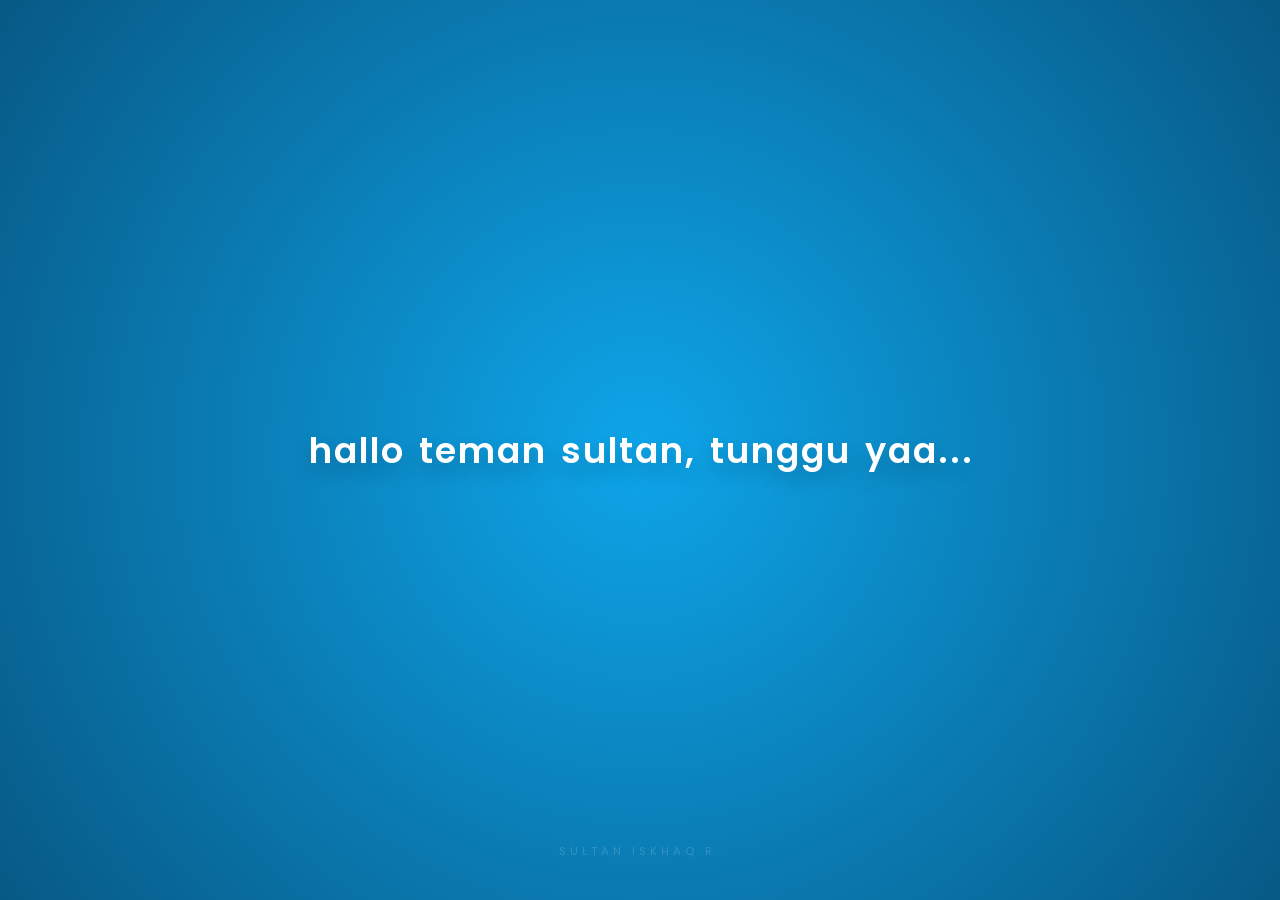
<file: index.html>
<!DOCTYPE html>
<html lang="id">
<head>
    <meta charset="UTF-8">
    <meta name="viewport" content="width=device-width, initial-scale=1.0">
    <title>Loading...</title>
    <link href="https://fonts.googleapis.com/css2?family=Poppins:wght@300;600&display=swap" rel="stylesheet">
    <style>
        :root {
            --sea-dark: #075985;
            --sea-light: #0ea5e9;
            --accent-cyan: #22d3ee;
        }

        * {
            margin: 0;
            padding: 0;
            box-sizing: border-box;
        }

        body {
            background-color: var(--sea-dark);
            overflow: hidden;
            font-family: 'Poppins', sans-serif;
        }

        #loader {
            position: fixed;
            top: 0;
            left: 0;
            width: 100%;
            height: 100vh;
            /* Gradasi radial memberikan efek kedalaman air laut */
            background: radial-gradient(circle at center, var(--sea-light) 0%, var(--sea-dark) 100%);
            display: flex;
            flex-direction: column;
            justify-content: center;
            align-items: center;
            z-index: 10000;
            transition: all 0.8s cubic-bezier(0.65, 0, 0.35, 1);
        }

        /* Container untuk menampung huruf-huruf */
        .text-wrapper {
            display: flex;
            flex-wrap: wrap;
            justify-content: center;
            max-width: 90%;
            gap: 2px;
        }

        /* Animasi per Huruf */
        .letter {
            display: inline-block;
            font-size: clamp(1.2rem, 8vw, 2.2rem);
            font-weight: 600;
            color: white;
            opacity: 0;
            transform: translateY(30px);
            animation: emerge 0.6s ease forwards;
            text-shadow: 0 10px 20px rgba(0, 0, 0, 0.2);
        }

        /* Jarak antar kata */
        .space {
            width: 12px;
        }

        @keyframes emerge {
            to {
                opacity: 1;
                transform: translateY(0);
            }
        }

        /* Efek Keluar (Transisi ke Home) */
        .loader-exit {
            transform: translateY(-100%);
            opacity: 0;
        }

        /* Watermark Sultan di bawah */
        .watermark {
            position: absolute;
            bottom: 40px;
            font-size: 0.7rem;
            letter-spacing: 4px;
            color: rgba(255, 255, 255, 0.4);
            text-transform: uppercase;
            animation: fadeIn 2s ease forwards;
        }

        @keyframes fadeIn {
            from { opacity: 0; }
            to { opacity: 0.4; }
        }
    </style>
</head>
<body>

    <div id="loader">
        <div class="text-wrapper" id="text-container">
            </div>
        <div class="watermark">Sultan Iskhaq R.</div>
    </div>

    <script>
        const phrase = "hallo teman sultan, tunggu yaa...";
        const container = document.getElementById('text-container');

        // Logic memecah kalimat jadi huruf agar animasi satu per satu
        phrase.split("").forEach((char, index) => {
            const span = document.createElement('span');
            
            if (char === " ") {
                span.className = "space";
            } else {
                span.className = "letter";
                span.innerText = char;
                // Delay 0.05 detik per huruf agar mengalir
                span.style.animationDelay = `${index * 0.05}s`;
            }
            
            container.appendChild(span);
        });

        // Tunggu halaman benar-benar termuat
        window.addEventListener('load', () => {
            // Hitung total durasi animasi huruf + sedikit jeda (total ~4 detik)
            const waitTime = (phrase.length * 50) + 1500;

            setTimeout(() => {
                const loader = document.getElementById('loader');
                loader.classList.add('loader-exit');

                // Pindah ke home.html setelah animasi slide-up selesai
                setTimeout(() => {
                    window.location.href = "home.html";
                }, 800); 

            }, waitTime);
        });
    </script>
</body>
</html>
</file>
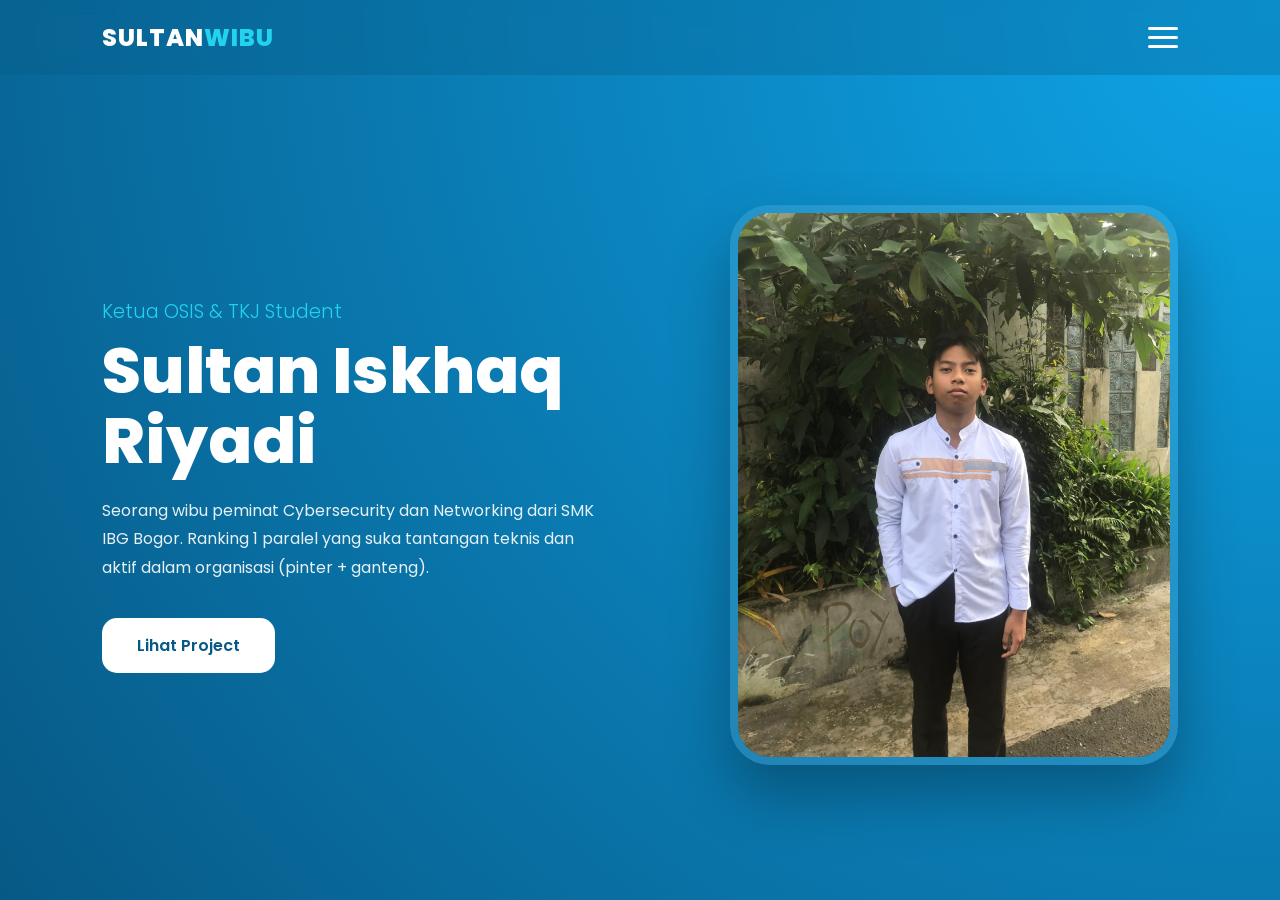
<file: home.html>
<!DOCTYPE html>
<html lang="id">
<head>
    <meta charset="UTF-8">
    <meta name="viewport" content="width=device-width, initial-scale=1.0">
    <title>Sultan Iskhaq - Home</title>
    <link href="https://fonts.googleapis.com/css2?family=Poppins:wght@300;400;600;800&display=swap" rel="stylesheet">
    <link rel="stylesheet" href="./css/home.css">
</head>
<body>

    <nav>
        <a href="#" class="logo">SULTAN<span>WIBU</span></a>
        
        <div class="burger" id="burger">
            <div class="line1"></div>
            <div class="line2"></div>
            <div class="line3"></div>
        </div>

        <ul class="nav-links" id="nav-menu">
            <li><a href="pengalaman.html" style="transition-delay: 0.1s;">Pengalaman</a></li>
            <li><a href="sertifikat.html" style="transition-delay: 0.2s;">Sertifikat</a></li>
            <li><a href="kesukaan.html" style="transition-delay: 0.3s;">Kesukaan</a></li>
            <li><a href="contact.html" style="transition-delay: 0.4s;">Contact</a></li>
        </ul>
    </nav>

    <section class="hero">
        <div class="content-left">
            <h2>Ketua OSIS & TKJ Student</h2>
            <h1>Sultan Iskhaq Riyadi</h1>
            <p>Seorang wibu peminat Cybersecurity dan Networking dari SMK IBG Bogor. Ranking 1 paralel yang suka tantangan teknis dan aktif dalam organisasi (pinter + ganteng).</p>
            <div class="btn-group">
                <a href="pengalaman.html" class="btn btn-primary">Lihat Project</a>
            </div>
        </div>

        <div class="content-right">
            <div class="image-box">
                <img src="./picture/myfoto.jpeg" alt="Sultan">
            </div>
        </div>
    </section>

    <script>
        const burger = document.getElementById('burger');
        const nav = document.getElementById('nav-menu');
        const navLinks = document.querySelectorAll('.nav-links li');

        burger.addEventListener('click', () => {
            // Toggle Nav
            nav.classList.toggle('active');
            
            // Burger Animation
            burger.classList.toggle('toggle');
        });

        // Close menu when link is clicked
        navLinks.forEach(link => {
            link.addEventListener('click', () => {
                nav.classList.remove('active');
                burger.classList.remove('toggle');
            });
        });
    </script>
</body>
</html>
</file>
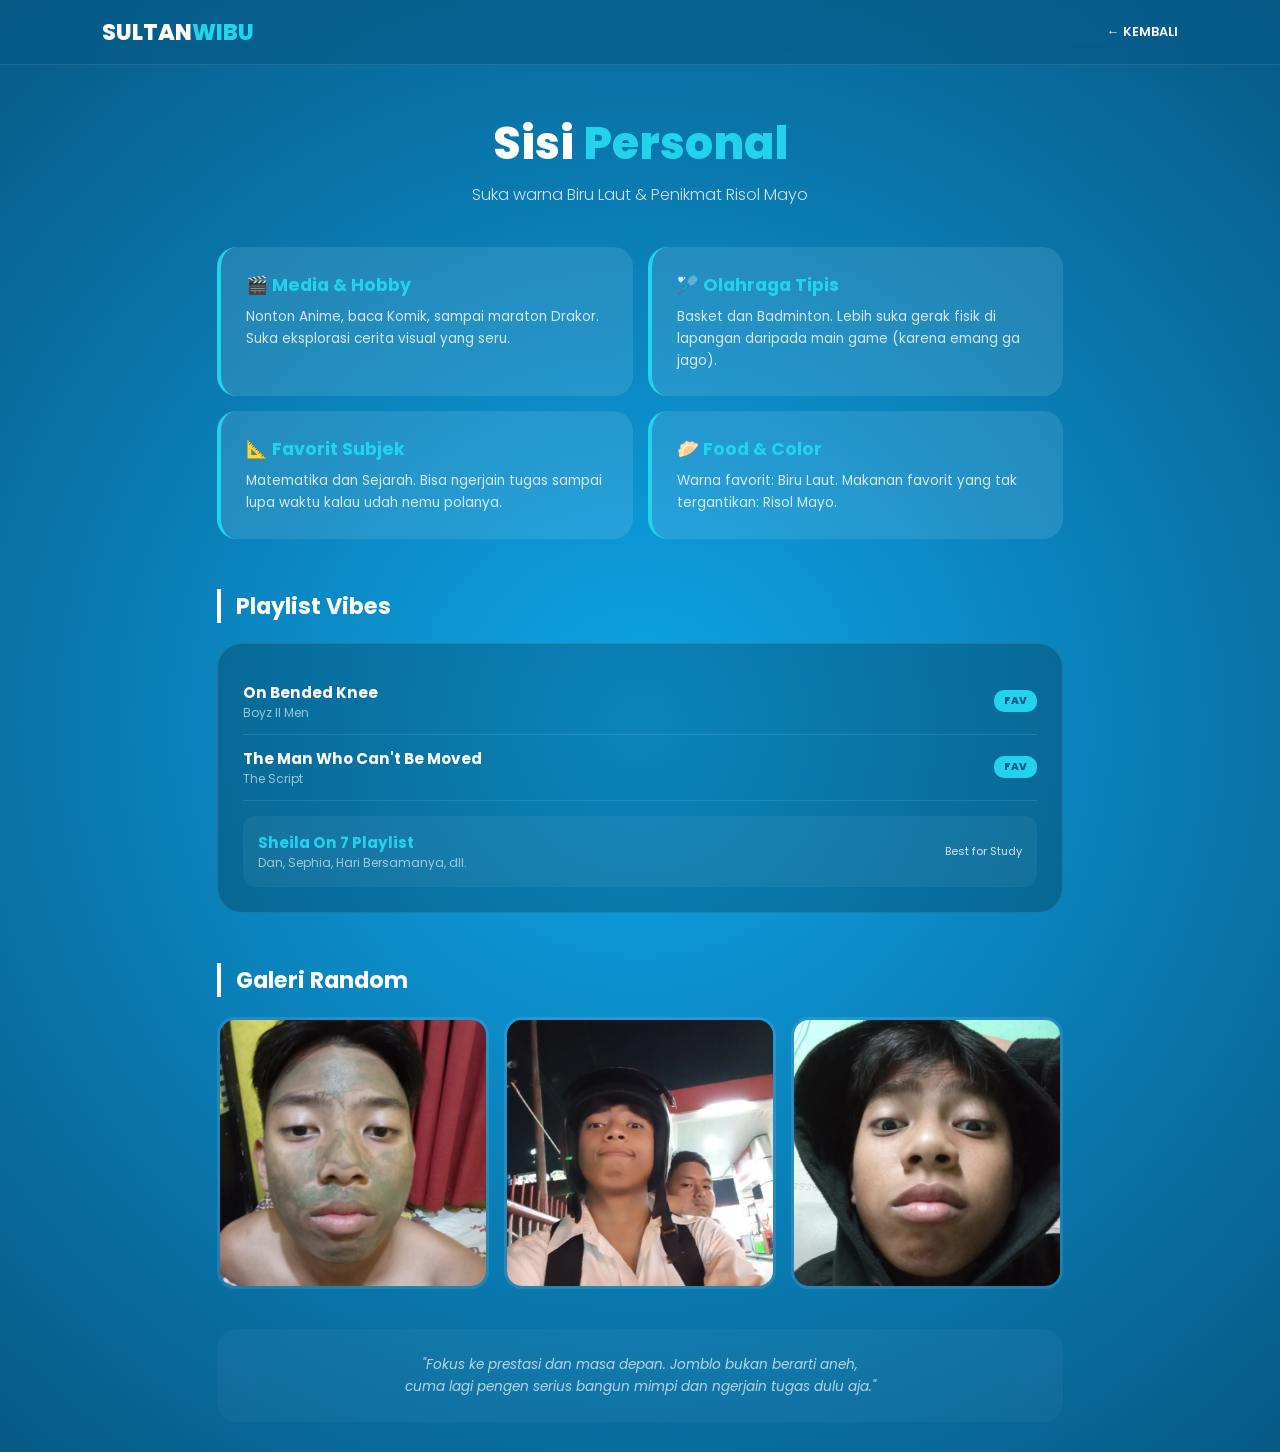
<file: kesukaan.html>
<!DOCTYPE html>
<html lang="id">
<head>
    <meta charset="UTF-8">
    <meta name="viewport" content="width=device-width, initial-scale=1.0">
    <title>Sultan Iskhaq - My World</title>
    <link href="https://fonts.googleapis.com/css2?family=Poppins:wght@300;400;600;800&display=swap" rel="stylesheet">
    <link rel="stylesheet" href="./css/kes.css">
</head>
<body>

    <nav>
        <a href="home.html" class="logo">SULTAN<span>WIBU</span></a>
        <a href="home.html" style="color: white; text-decoration: none; font-weight: 600; font-size: 0.8rem;">← KEMBALI</a>
    </nav>

    <div class="container">
        <header class="intro-header">
            <h1>Sisi <span style="color: var(--accent);">Personal</span></h1>
            <p>Suka warna Biru Laut & Penikmat Risol Mayo</p>
        </header>

        <div class="interest-grid">
            <div class="interest-card">
                <h3>🎬 Media & Hobby</h3>
                <p>Nonton Anime, baca Komik, sampai maraton Drakor. Suka eksplorasi cerita visual yang seru.</p>
            </div>
            <div class="interest-card">
                <h3>🏸 Olahraga Tipis</h3>
                <p>Basket dan Badminton. Lebih suka gerak fisik di lapangan daripada main game (karena emang ga jago).</p>
            </div>
            <div class="interest-card">
                <h3>📐 Favorit Subjek</h3>
                <p>Matematika dan Sejarah. Bisa ngerjain tugas sampai lupa waktu kalau udah nemu polanya.</p>
            </div>
            <div class="interest-card">
                <h3>🥟 Food & Color</h3>
                <p>Warna favorit: Biru Laut. Makanan favorit yang tak tergantikan: Risol Mayo.</p>
            </div>
        </div>

        <h2 class="section-title">Playlist <span>Vibes</span></h2>
        <div class="playlist-box">
            <div class="song-item">
                <div class="song-name"><h4>On Bended Knee</h4><p>Boyz II Men</p></div>
                <div class="so7-badge">FAV</div>
            </div>
            <div class="song-item">
                <div class="song-name"><h4>The Man Who Can't Be Moved</h4><p>The Script</p></div>
                <div class="so7-badge">FAV</div>
            </div>
            <div class="song-item" style="margin-top: 15px; border: none; background: rgba(255,255,255,0.05); padding: 15px; border-radius: 12px;">
                <div class="song-name">
                    <h4 style="color: var(--accent);">Sheila On 7 Playlist</h4>
                    <p>Dan, Sephia, Hari Bersamanya, dll.</p>
                </div>
                <span style="font-size: 0.7rem; opacity: 0.8;">Best for Study</span>
            </div>
        </div>

        <h2 class="section-title">Galeri <span>Random</span></h2>
        <div class="gallery-grid">
            <div class="photo-box"><img src="./picture/random3.jpeg" alt="Random 1"></div>
            <div class="photo-box"><img src="./picture/random2.jpeg" alt="Random 2"></div>
            <div class="photo-box"><img src="./picture/random4.jpeg" alt="Random 3"></div>
        </div>

        <div class="personal-note">
            "Fokus ke prestasi dan masa depan. Jomblo bukan berarti aneh, <br> cuma lagi pengen serius bangun mimpi dan ngerjain tugas dulu aja."
        </div>
    </div>

</body>
</html>
</file>
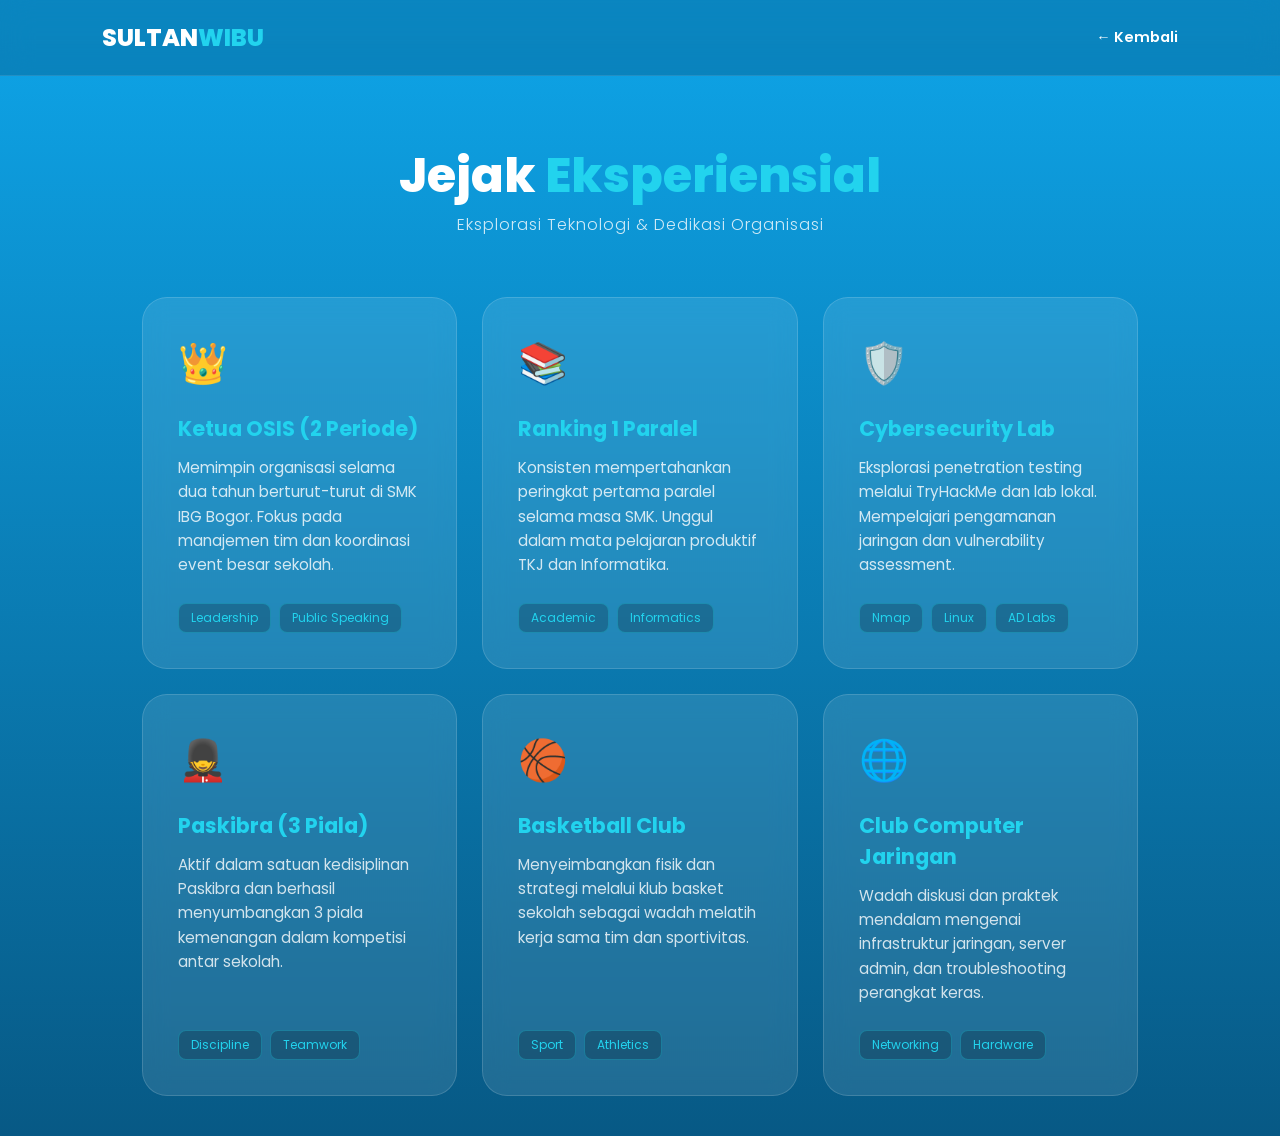
<file: pengalaman.html>
<!DOCTYPE html>
<html lang="id">
<head>
    <meta charset="UTF-8">
    <meta name="viewport" content="width=device-width, initial-scale=1.0">
    <title>Pengalaman - Sultan Iskhaq</title>
    <link href="https://fonts.googleapis.com/css2?family=Poppins:wght@300;400;600;800&display=swap" rel="stylesheet">
    <link rel="stylesheet" href="./css/peng.css">
</head>
<body>

    <nav>
        <a href="home.html" class="logo">SULTAN<span>WIBU</span></a>
        <a href="home.html" style="color: white; text-decoration: none; font-weight: 600; font-size: 0.9rem;">← Kembali</a>
    </nav>

    <div class="container">
        <header>
            <h1>Jejak <span style="color: var(--accent);">Eksperiensial</span></h1>
            <p>Eksplorasi Teknologi & Dedikasi Organisasi</p>
        </header>

        <div class="experience-grid">
            <div class="card" style="animation-delay: 0.1s;">
                <div class="icon">👑</div>
                <h3>Ketua OSIS (2 Periode)</h3>
                <p>Memimpin organisasi selama dua tahun berturut-turut di SMK IBG Bogor. Fokus pada manajemen tim dan koordinasi event besar sekolah.</p>
                <div class="tags">
                    <span class="tag">Leadership</span>
                    <span class="tag">Public Speaking</span>
                </div>
            </div>

            <div class="card" style="animation-delay: 0.2s;">
                <div class="icon">📚</div>
                <h3>Ranking 1 Paralel</h3>
                <p>Konsisten mempertahankan peringkat pertama paralel selama masa SMK. Unggul dalam mata pelajaran produktif TKJ dan Informatika.</p>
                <div class="tags">
                    <span class="tag">Academic</span>
                    <span class="tag">Informatics</span>
                </div>
            </div>

            <div class="card" style="animation-delay: 0.3s;">
                <div class="icon">🛡️</div>
                <h3>Cybersecurity Lab</h3>
                <p>Eksplorasi penetration testing melalui TryHackMe dan lab lokal. Mempelajari pengamanan jaringan dan vulnerability assessment.</p>
                <div class="tags">
                    <span class="tag">Nmap</span>
                    <span class="tag">Linux</span>
                    <span class="tag">AD Labs</span>
                </div>
            </div>

            <div class="card" style="animation-delay: 0.4s;">
                <div class="icon">💂</div>
                <h3>Paskibra (3 Piala)</h3>
                <p>Aktif dalam satuan kedisiplinan Paskibra dan berhasil menyumbangkan 3 piala kemenangan dalam kompetisi antar sekolah.</p>
                <div class="tags">
                    <span class="tag">Discipline</span>
                    <span class="tag">Teamwork</span>
                </div>
            </div>

            <div class="card" style="animation-delay: 0.5s;">
                <div class="icon">🏀</div>
                <h3>Basketball Club</h3>
                <p>Menyeimbangkan fisik dan strategi melalui klub basket sekolah sebagai wadah melatih kerja sama tim dan sportivitas.</p>
                <div class="tags">
                    <span class="tag">Sport</span>
                    <span class="tag">Athletics</span>
                </div>
            </div>

            <div class="card" style="animation-delay: 0.6s;">
                <div class="icon">🌐</div>
                <h3>Club Computer Jaringan</h3>
                <p>Wadah diskusi dan praktek mendalam mengenai infrastruktur jaringan, server admin, dan troubleshooting perangkat keras.</p>
                <div class="tags">
                    <span class="tag">Networking</span>
                    <span class="tag">Hardware</span>
                </div>
            </div>
        </div>
    </div>

</body>
</html>
</file>
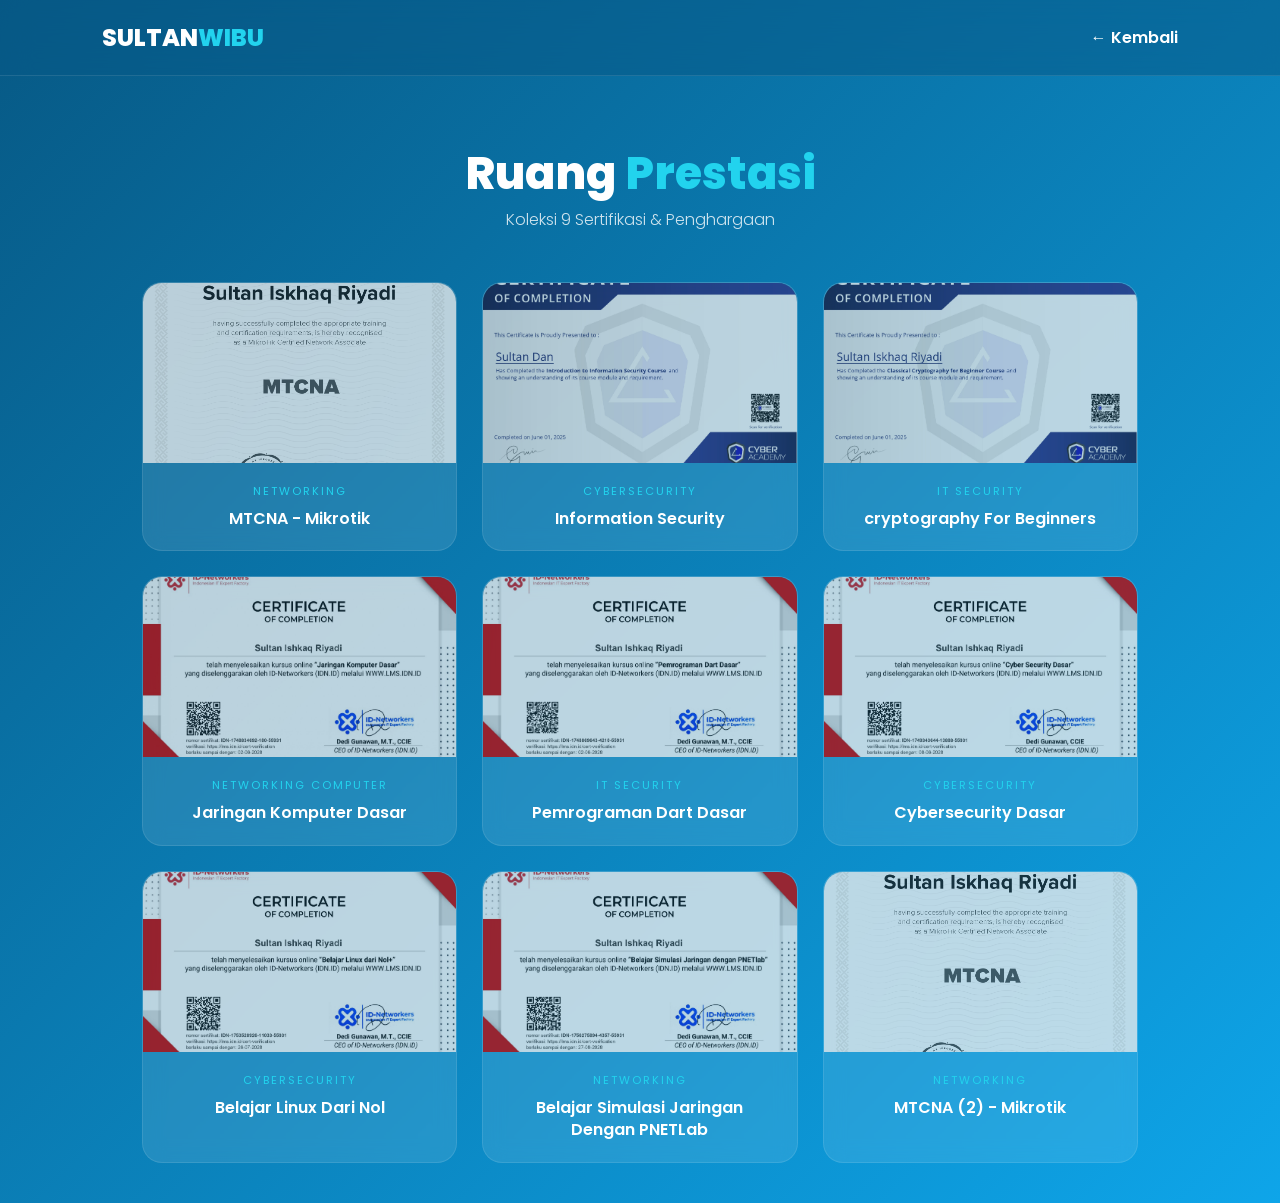
<file: sertifikat.html>
<!DOCTYPE html>
<html lang="id">
<head>
    <meta charset="UTF-8">
    <meta name="viewport" content="width=device-width, initial-scale=1.0">
    <title>Sertifikat - Sultan Iskhaq</title>
    <link href="https://fonts.googleapis.com/css2?family=Poppins:wght@300;400;600;800&display=swap" rel="stylesheet">
    <link rel="stylesheet" href="./css/sert.css">
</head>
<body>

    <nav>
        <a href="home.html" class="logo">SULTAN<span>WIBU</span></a>
        <a href="home.html" style="color: white; text-decoration: none; font-weight: 600;">← Kembali</a>
    </nav>

    <div class="container">
        <header>
            <h1>Ruang <span style="color: var(--accent);">Prestasi</span></h1>
            <p>Koleksi 9 Sertifikasi & Penghargaan</p>
        </header>

        <div class="cert-grid">
            <div class="cert-card" style="animation-delay: 0.1s;">
                <div class="cert-img"><img src="./sertifikat/se1_page-0001.jpg" alt="Cert"></div>
                <div class="cert-info">
                    <span>Networking</span>
                    <h3>MTCNA - Mikrotik</h3>
                </div>
            </div>

            <div class="cert-card" style="animation-delay: 0.2s;">
                <div class="cert-img"><img src="./sertifikat/se2_page-0001.jpg" alt="Cert"></div>
                <div class="cert-info">
                    <span>Cybersecurity</span>
                    <h3>Information Security</h3>
                </div>
            </div>

            <div class="cert-card" style="animation-delay: 0.3s;">
                <div class="cert-img"><img src="./sertifikat/se3_page-0001.jpg" alt="Cert"></div>
                <div class="cert-info">
                    <span>IT Security</span>
                    <h3>cryptography For Beginners</h3>
                </div>
            </div>

            <div class="cert-card" style="animation-delay: 0.4s;">
                <div class="cert-img"><img src="./sertifikat/se4_page-0001.jpg" alt="Cert"></div>
                <div class="cert-info">
                    <span>Networking Computer</span>
                    <h3>Jaringan Komputer Dasar</h3>
                </div>
            </div>

            <div class="cert-card" style="animation-delay: 0.5s;">
                <div class="cert-img"><img src="./sertifikat/se5_page-0001.jpg" alt="Cert"></div>
                <div class="cert-info">
                    <span>IT Security</span>
                    <h3>Pemrograman Dart Dasar</h3>
                </div>
            </div>

            <div class="cert-card" style="animation-delay: 0.6s;">
                <div class="cert-img"><img src="./sertifikat/se6_page-0001.jpg" alt="Cert"></div>
                <div class="cert-info">
                    <span>Cybersecurity</span>
                    <h3>Cybersecurity Dasar</h3>
                </div>
            </div>

            <div class="cert-card" style="animation-delay: 0.7s;">
                <div class="cert-img"><img src="./sertifikat/se7_page-0001.jpg" alt="Cert"></div>
                <div class="cert-info">
                    <span>Cybersecurity</span>
                    <h3>Belajar Linux Dari Nol</h3>
                </div>
            </div>

            <div class="cert-card" style="animation-delay: 0.8s;">
                <div class="cert-img"><img src="./sertifikat/se8_page-0001.jpg" alt="Cert"></div>
                <div class="cert-info">
                    <span>Networking</span>
                    <h3>Belajar Simulasi Jaringan Dengan PNETLab</h3>
                </div>
            </div>

            <div class="cert-card" style="animation-delay: 0.9s;">
                <div class="cert-img"><img src="./sertifikat/se9_page-0001.jpg" alt="Cert"></div>
                <div class="cert-info">
                    <span>Networking</span>
                    <h3>MTCNA (2) - Mikrotik</h3>
                </div>
            </div>
        </div>
    </div>

</body>
</html>
</file>
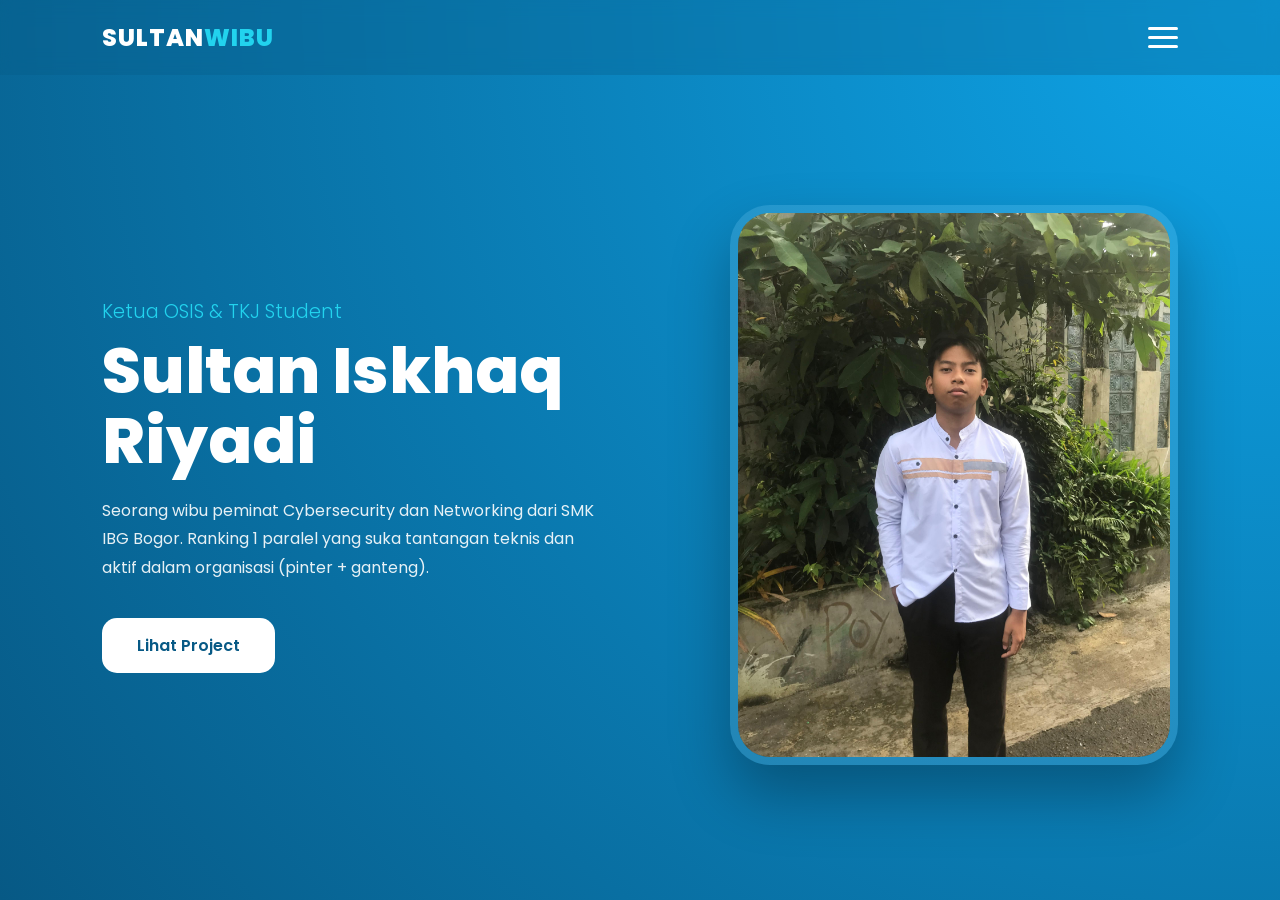
<file: dkk/home.html>
<!DOCTYPE html>
<html lang="id">
<head>
    <meta charset="UTF-8">
    <meta name="viewport" content="width=device-width, initial-scale=1.0">
    <title>Sultan Iskhaq - Home</title>
    <link href="https://fonts.googleapis.com/css2?family=Poppins:wght@300;400;600;800&display=swap" rel="stylesheet">
    <link rel="stylesheet" href="./css/home.css">
</head>
<body>

    <nav>
        <a href="#" class="logo">SULTAN<span>WIBU</span></a>
        
        <div class="burger" id="burger">
            <div class="line1"></div>
            <div class="line2"></div>
            <div class="line3"></div>
        </div>

        <ul class="nav-links" id="nav-menu">
            <li><a href="pengalaman.html" style="transition-delay: 0.1s;">Pengalaman</a></li>
            <li><a href="sertifikat.html" style="transition-delay: 0.2s;">Sertifikat</a></li>
            <li><a href="kesukaan.html" style="transition-delay: 0.3s;">Kesukaan</a></li>
            <li><a href="contact.html" style="transition-delay: 0.4s;">Contact</a></li>
        </ul>
    </nav>

    <section class="hero">
        <div class="content-left">
            <h2>Ketua OSIS & TKJ Student</h2>
            <h1>Sultan Iskhaq Riyadi</h1>
            <p>Seorang wibu peminat Cybersecurity dan Networking dari SMK IBG Bogor. Ranking 1 paralel yang suka tantangan teknis dan aktif dalam organisasi (pinter + ganteng).</p>
            <div class="btn-group">
                <a href="pengalaman.html" class="btn btn-primary">Lihat Project</a>
            </div>
        </div>

        <div class="content-right">
            <div class="image-box">
                <img src="../dkk/picture/myfoto.jpeg" alt="Sultan">
            </div>
        </div>
    </section>

    <script>
        const burger = document.getElementById('burger');
        const nav = document.getElementById('nav-menu');
        const navLinks = document.querySelectorAll('.nav-links li');

        burger.addEventListener('click', () => {
            // Toggle Nav
            nav.classList.toggle('active');
            
            // Burger Animation
            burger.classList.toggle('toggle');
        });

        // Close menu when link is clicked
        navLinks.forEach(link => {
            link.addEventListener('click', () => {
                nav.classList.remove('active');
                burger.classList.remove('toggle');
            });
        });
    </script>
</body>
</html>
</file>
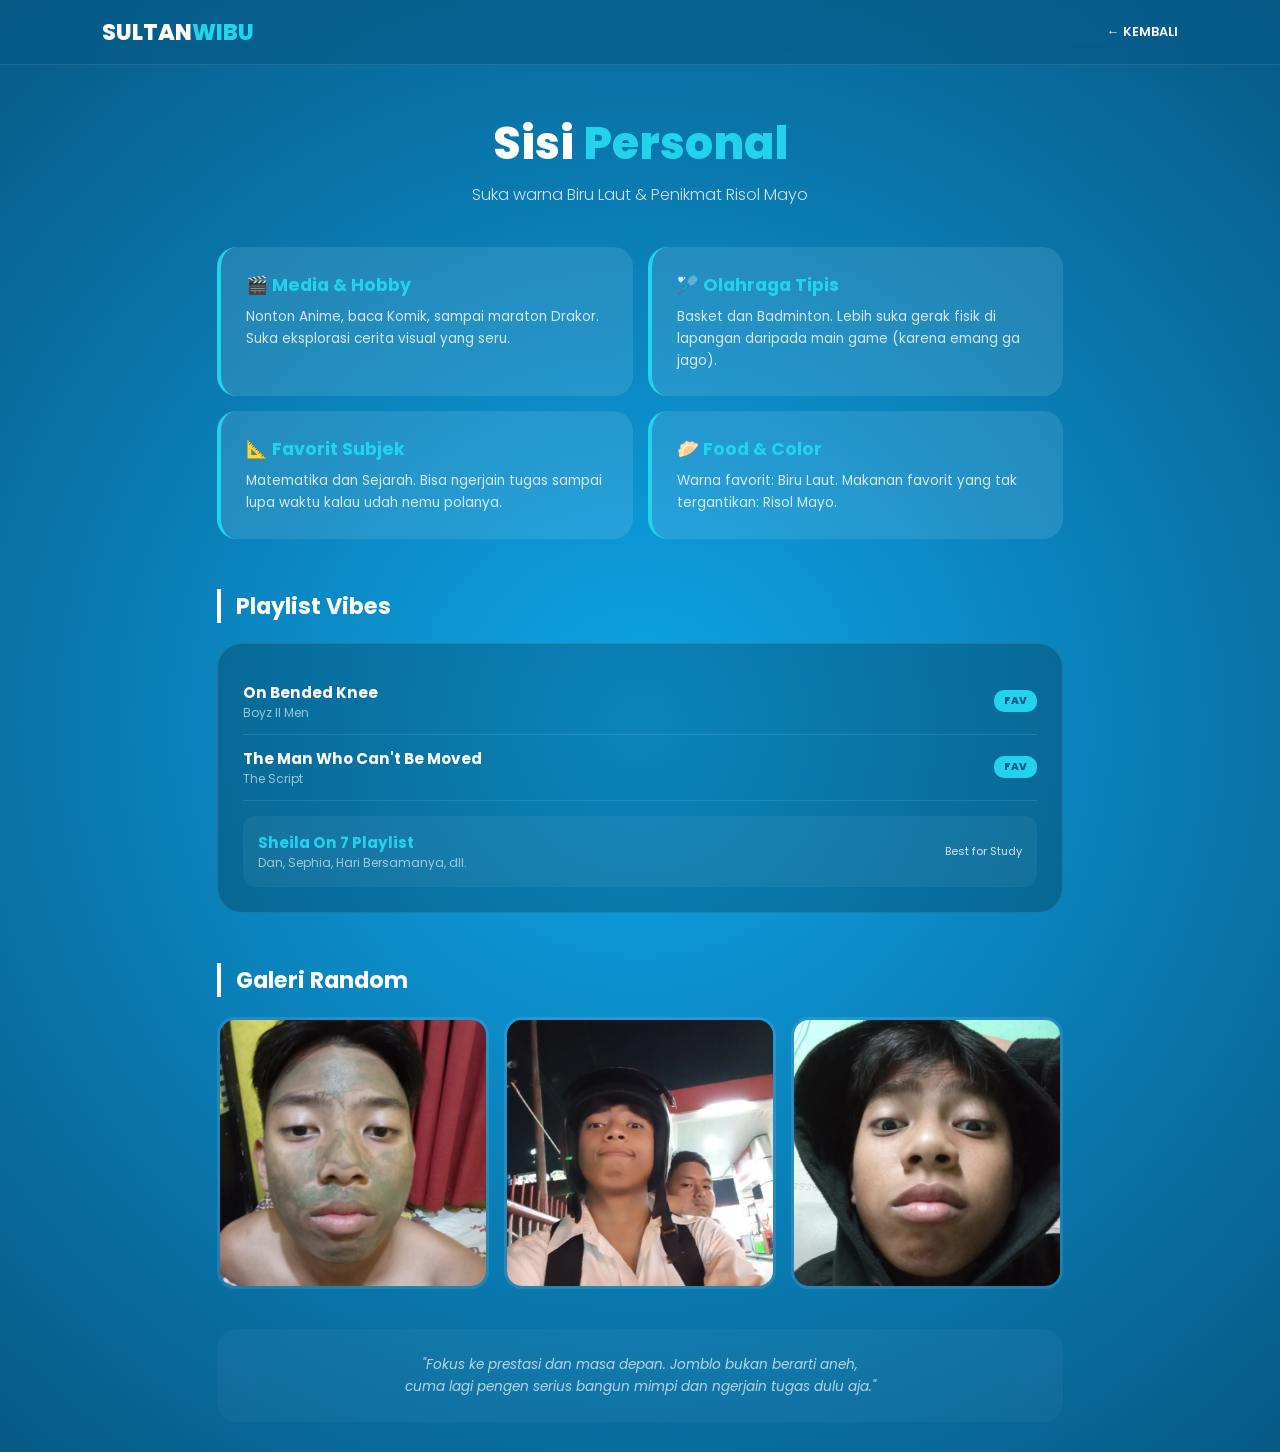
<file: dkk/kesukaan.html>
<!DOCTYPE html>
<html lang="id">
<head>
    <meta charset="UTF-8">
    <meta name="viewport" content="width=device-width, initial-scale=1.0">
    <title>Sultan Iskhaq - My World</title>
    <link href="https://fonts.googleapis.com/css2?family=Poppins:wght@300;400;600;800&display=swap" rel="stylesheet">
    <link rel="stylesheet" href="./css/kes.css">
</head>
<body>

    <nav>
        <a href="home.html" class="logo">SULTAN<span>WIBU</span></a>
        <a href="home.html" style="color: white; text-decoration: none; font-weight: 600; font-size: 0.8rem;">← KEMBALI</a>
    </nav>

    <div class="container">
        <header class="intro-header">
            <h1>Sisi <span style="color: var(--accent);">Personal</span></h1>
            <p>Suka warna Biru Laut & Penikmat Risol Mayo</p>
        </header>

        <div class="interest-grid">
            <div class="interest-card">
                <h3>🎬 Media & Hobby</h3>
                <p>Nonton Anime, baca Komik, sampai maraton Drakor. Suka eksplorasi cerita visual yang seru.</p>
            </div>
            <div class="interest-card">
                <h3>🏸 Olahraga Tipis</h3>
                <p>Basket dan Badminton. Lebih suka gerak fisik di lapangan daripada main game (karena emang ga jago).</p>
            </div>
            <div class="interest-card">
                <h3>📐 Favorit Subjek</h3>
                <p>Matematika dan Sejarah. Bisa ngerjain tugas sampai lupa waktu kalau udah nemu polanya.</p>
            </div>
            <div class="interest-card">
                <h3>🥟 Food & Color</h3>
                <p>Warna favorit: Biru Laut. Makanan favorit yang tak tergantikan: Risol Mayo.</p>
            </div>
        </div>

        <h2 class="section-title">Playlist <span>Vibes</span></h2>
        <div class="playlist-box">
            <div class="song-item">
                <div class="song-name"><h4>On Bended Knee</h4><p>Boyz II Men</p></div>
                <div class="so7-badge">FAV</div>
            </div>
            <div class="song-item">
                <div class="song-name"><h4>The Man Who Can't Be Moved</h4><p>The Script</p></div>
                <div class="so7-badge">FAV</div>
            </div>
            <div class="song-item" style="margin-top: 15px; border: none; background: rgba(255,255,255,0.05); padding: 15px; border-radius: 12px;">
                <div class="song-name">
                    <h4 style="color: var(--accent);">Sheila On 7 Playlist</h4>
                    <p>Dan, Sephia, Hari Bersamanya, dll.</p>
                </div>
                <span style="font-size: 0.7rem; opacity: 0.8;">Best for Study</span>
            </div>
        </div>

        <h2 class="section-title">Galeri <span>Random</span></h2>
        <div class="gallery-grid">
            <div class="photo-box"><img src="../dkk/picture/random3.jpeg" alt="Random 1"></div>
            <div class="photo-box"><img src="../dkk/picture/random2.jpeg" alt="Random 2"></div>
            <div class="photo-box"><img src="../dkk/picture/random4.jpeg" alt="Random 3"></div>
        </div>

        <div class="personal-note">
            "Fokus ke prestasi dan masa depan. Jomblo bukan berarti aneh, <br> cuma lagi pengen serius bangun mimpi dan ngerjain tugas dulu aja."
        </div>
    </div>

</body>
</html>
</file>
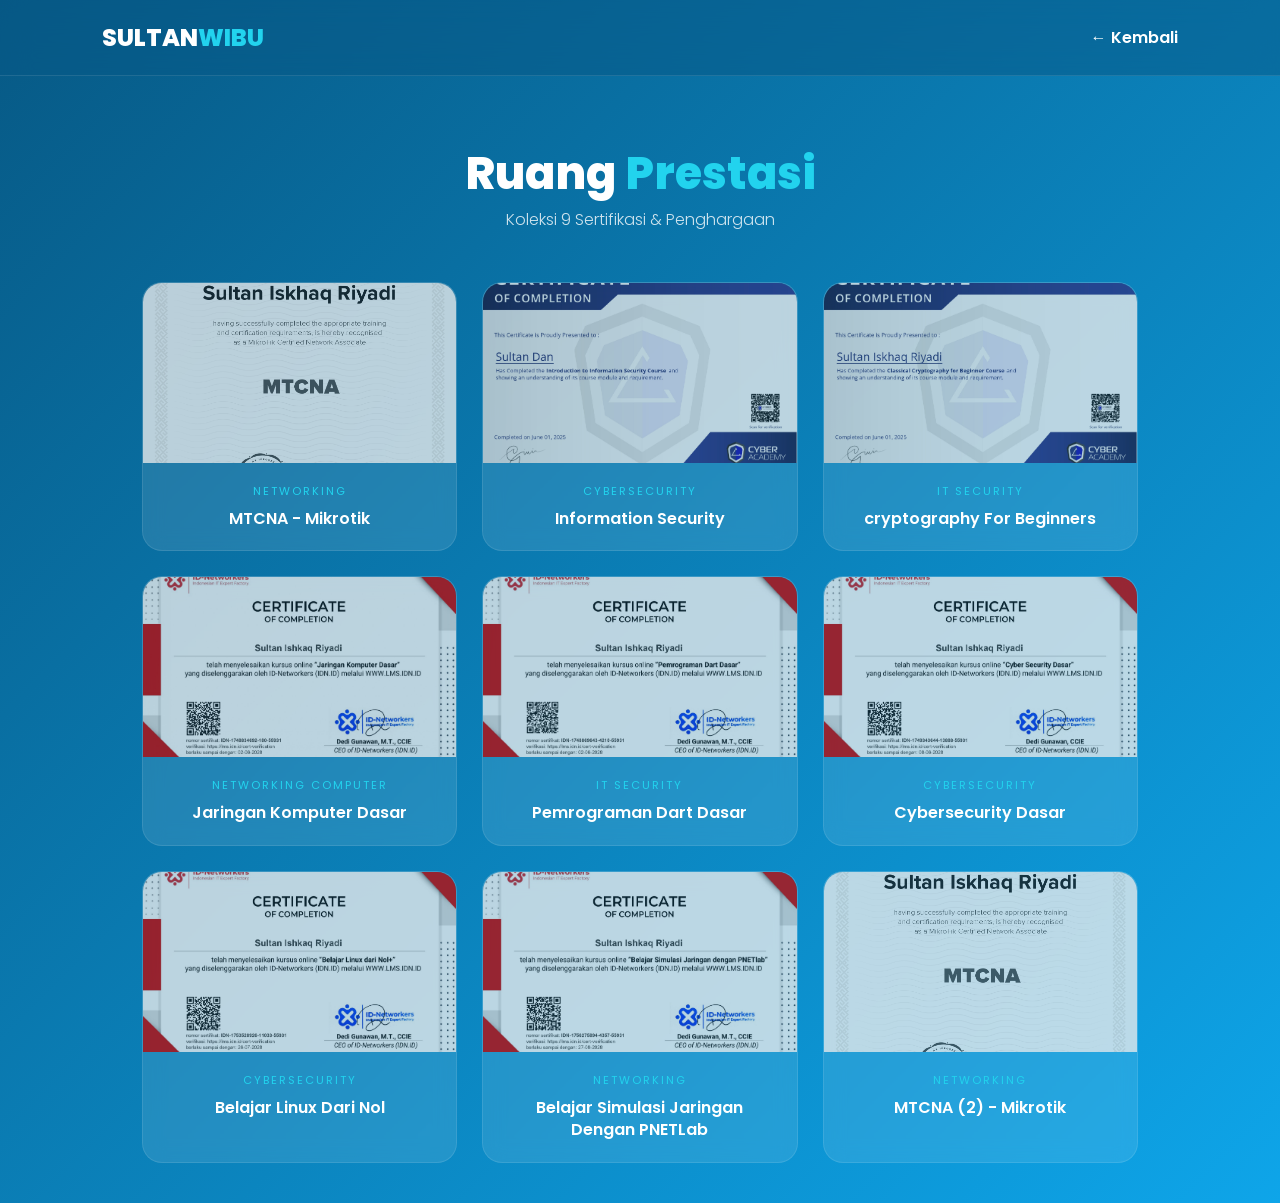
<file: dkk/sertifikat.html>
<!DOCTYPE html>
<html lang="id">
<head>
    <meta charset="UTF-8">
    <meta name="viewport" content="width=device-width, initial-scale=1.0">
    <title>Sertifikat - Sultan Iskhaq</title>
    <link href="https://fonts.googleapis.com/css2?family=Poppins:wght@300;400;600;800&display=swap" rel="stylesheet">
    <link rel="stylesheet" href="./css/sert.css">
</head>
<body>

    <nav>
        <a href="home.html" class="logo">SULTAN<span>WIBU</span></a>
        <a href="home.html" style="color: white; text-decoration: none; font-weight: 600;">← Kembali</a>
    </nav>

    <div class="container">
        <header>
            <h1>Ruang <span style="color: var(--accent);">Prestasi</span></h1>
            <p>Koleksi 9 Sertifikasi & Penghargaan</p>
        </header>

        <div class="cert-grid">
            <div class="cert-card" style="animation-delay: 0.1s;">
                <div class="cert-img"><img src="../dkk/sertifikat/se1_page-0001.jpg" alt="Cert"></div>
                <div class="cert-info">
                    <span>Networking</span>
                    <h3>MTCNA - Mikrotik</h3>
                </div>
            </div>

            <div class="cert-card" style="animation-delay: 0.2s;">
                <div class="cert-img"><img src="../dkk/sertifikat/se2_page-0001.jpg" alt="Cert"></div>
                <div class="cert-info">
                    <span>Cybersecurity</span>
                    <h3>Information Security</h3>
                </div>
            </div>

            <div class="cert-card" style="animation-delay: 0.3s;">
                <div class="cert-img"><img src="../dkk/sertifikat/se3_page-0001.jpg" alt="Cert"></div>
                <div class="cert-info">
                    <span>IT Security</span>
                    <h3>cryptography For Beginners</h3>
                </div>
            </div>

            <div class="cert-card" style="animation-delay: 0.4s;">
                <div class="cert-img"><img src="../dkk/sertifikat/se4_page-0001.jpg" alt="Cert"></div>
                <div class="cert-info">
                    <span>Networking Computer</span>
                    <h3>Jaringan Komputer Dasar</h3>
                </div>
            </div>

            <div class="cert-card" style="animation-delay: 0.5s;">
                <div class="cert-img"><img src="../dkk/sertifikat/se5_page-0001.jpg" alt="Cert"></div>
                <div class="cert-info">
                    <span>IT Security</span>
                    <h3>Pemrograman Dart Dasar</h3>
                </div>
            </div>

            <div class="cert-card" style="animation-delay: 0.6s;">
                <div class="cert-img"><img src="../dkk/sertifikat/se6_page-0001.jpg" alt="Cert"></div>
                <div class="cert-info">
                    <span>Cybersecurity</span>
                    <h3>Cybersecurity Dasar</h3>
                </div>
            </div>

            <div class="cert-card" style="animation-delay: 0.7s;">
                <div class="cert-img"><img src="../dkk/sertifikat/se7_page-0001.jpg" alt="Cert"></div>
                <div class="cert-info">
                    <span>Cybersecurity</span>
                    <h3>Belajar Linux Dari Nol</h3>
                </div>
            </div>

            <div class="cert-card" style="animation-delay: 0.8s;">
                <div class="cert-img"><img src="../dkk/sertifikat/se8_page-0001.jpg" alt="Cert"></div>
                <div class="cert-info">
                    <span>Networking</span>
                    <h3>Belajar Simulasi Jaringan Dengan PNETLab</h3>
                </div>
            </div>

            <div class="cert-card" style="animation-delay: 0.9s;">
                <div class="cert-img"><img src="../dkk/sertifikat/se9_page-0001.jpg" alt="Cert"></div>
                <div class="cert-info">
                    <span>Networking</span>
                    <h3>MTCNA (2) - Mikrotik</h3>
                </div>
            </div>
        </div>
    </div>

</body>
</html>
</file>
<file: css/home.css>
:root {
            --ocean-deep: #075985;
            --ocean-mid: #0ea5e9;
            --ocean-light: #38bdf8;
            --accent: #22d3ee;
            --glass: rgba(255, 255, 255, 0.1);
        }

        * { margin: 0; padding: 0; box-sizing: border-box; font-family: 'Poppins', sans-serif; }

        body {
            background: radial-gradient(circle at top right, var(--ocean-mid), var(--ocean-deep));
            color: white;
            min-height: 100vh;
            overflow-x: hidden;
        }

        /* --- Custom Navbar with Burger --- */
        nav {
            position: fixed;
            top: 0; width: 100%;
            padding: 20px 8%;
            display: flex;
            justify-content: space-between;
            align-items: center;
            z-index: 1000;
            background: rgba(7, 89, 133, 0.3);
            backdrop-filter: blur(10px);
        }

        .logo { font-weight: 800; font-size: 1.5rem; text-decoration: none; color: white; letter-spacing: 1px; }
        .logo span { color: var(--accent); }

        /* Burger Icon */
        .burger {
            cursor: pointer;
            z-index: 1100;
            display: flex;
            flex-direction: column;
            gap: 6px;
        }

        .burger div {
            width: 30px;
            height: 3px;
            background-color: white;
            border-radius: 5px;
            transition: 0.4s cubic-bezier(0.075, 0.82, 0.165, 1);
        }

        /* Nav Links Mobile Overlay */
        .nav-links {
            position: fixed;
            top: 0; right: -100%;
            width: 100%; height: 100vh;
            background: linear-gradient(135deg, var(--ocean-deep), var(--ocean-mid));
            display: flex;
            flex-direction: column;
            justify-content: center;
            align-items: center;
            gap: 30px;
            transition: 0.6s cubic-bezier(0.77, 0, 0.175, 1);
        }

        .nav-links.active { right: 0; }

        .nav-links a {
            text-decoration: none;
            color: white;
            font-size: 1.8rem;
            font-weight: 600;
            transition: 0.3s;
            opacity: 0;
            transform: translateY(20px);
        }

        .nav-links.active a {
            opacity: 1;
            transform: translateY(0);
            transition: 0.4s ease forwards;
        }

        /* Animasi Burger ke X */
        .toggle .line1 { transform: rotate(-45deg) translate(-6px, 7px); }
        .toggle .line2 { opacity: 0; }
        .toggle .line3 { transform: rotate(45deg) translate(-6px, -7px); }

        /* --- Hero Section --- */
        .hero {
            display: flex;
            align-items: center;
            justify-content: space-between;
            padding: 120px 8% 50px;
            min-height: 100vh;
            gap: 40px;
            flex-wrap: wrap;
        }

        .content-left { flex: 1; min-width: 320px; animation: fadeInUp 1s ease; }
        .content-left h2 { font-weight: 300; font-size: 1.2rem; color: var(--accent); margin-bottom: 10px; }
        .content-left h1 { font-size: clamp(2.2rem, 6vw, 4rem); font-weight: 800; line-height: 1.1; margin-bottom: 20px; }
        .content-left p { opacity: 0.9; line-height: 1.8; margin-bottom: 35px; max-width: 500px; }

        .image-box {
            flex: 1;
            display: flex;
            justify-content: center;
            min-width: 320px;
            animation: float 4s ease-in-out infinite;
        }

        .image-box img {
            width: clamp(280px, 35vw, 450px);
            aspect-ratio: 4/5;
            object-fit: cover;
            border-radius: 40px;
            border: 8px solid var(--glass);
            box-shadow: 0 30px 60px rgba(0,0,0,0.3);
        }

        /* Buttons */
        .btn-group { display: flex; gap: 15px; }
        .btn {
            padding: 15px 35px;
            border-radius: 15px;
            text-decoration: none;
            font-weight: 600;
            transition: 0.3s;
        }
        .btn-primary { background: white; color: var(--ocean-deep); }
        .btn-primary:hover { transform: scale(1.05); box-shadow: 0 10px 20px rgba(255,255,255,0.2); }
        
        /* --- Animations --- */
        @keyframes fadeInUp {
            from { opacity: 0; transform: translateY(30px); }
            to { opacity: 1; transform: translateY(0); }
        }

        @keyframes float {
            0%, 100% { transform: translateY(0); }
            50% { transform: translateY(-20px); }
        }

        /* Mobile Adjustments */
        @media (max-width: 768px) {
            .hero { flex-direction: column-reverse; text-align: center; }
            .btn-group { justify-content: center; flex-direction: column; }
            .image-box img { width: 260px; }
        }
</file>
<file: css/kes.css>
:root {
            --ocean-deep: #075985;
            --ocean-mid: #0ea5e9;
            --accent: #22d3ee;
            --glass: rgba(255, 255, 255, 0.1);
            --glass-hover: rgba(255, 255, 255, 0.2);
        }

        /* --- Dasar & Navigasi --- */
        * { margin: 0; padding: 0; box-sizing: border-box; font-family: 'Poppins', sans-serif; }
        body {
            background: radial-gradient(circle at center, var(--ocean-mid), var(--ocean-deep));
            color: white;
            min-height: 100vh;
            padding-top: 80px;
            overflow-x: hidden;
        }

        nav {
            position: fixed; top: 0; width: 100%;
            padding: 15px 8%; display: flex;
            justify-content: space-between; align-items: center;
            z-index: 1000; background: rgba(7, 89, 133, 0.6);
            backdrop-filter: blur(15px); border-bottom: 1px solid var(--glass);
        }
        .logo { font-weight: 800; font-size: 1.4rem; text-decoration: none; color: white; }
        .logo span { color: var(--accent); }

        .container { max-width: 1000px; margin: 0 auto; padding: 30px 6%; }

        /* --- Header --- */
        .intro-header { text-align: center; margin-bottom: 40px; }
        .intro-header h1 { font-size: clamp(1.8rem, 5vw, 2.8rem); font-weight: 800; }
        .intro-header p { opacity: 0.8; font-weight: 300; margin-top: 5px; }

        /* --- Grid Hobi & Minat --- */
        .interest-grid {
            display: grid;
            grid-template-columns: repeat(auto-fit, minmax(280px, 1fr));
            gap: 15px;
            margin-bottom: 50px;
        }

        .interest-card {
            background: var(--glass);
            padding: 25px;
            border-radius: 20px;
            border-left: 4px solid var(--accent);
            transition: 0.3s;
        }
        .interest-card h3 { font-size: 1.1rem; margin-bottom: 8px; color: var(--accent); display: flex; align-items: center; gap: 10px; }
        .interest-card p { font-size: 0.85rem; opacity: 0.8; line-height: 1.6; }

        /* --- Playlist Section --- */
        .section-title { margin: 40px 0 20px; font-size: 1.4rem; font-weight: 700; border-left: 4px solid white; padding-left: 15px; }
        
        .playlist-box {
            background: rgba(0, 0, 0, 0.2);
            padding: 25px;
            border-radius: 25px;
            border: 1px solid var(--glass);
            margin-bottom: 50px;
        }
        .song-item {
            display: flex; justify-content: space-between; align-items: center;
            padding: 12px 0; border-bottom: 1px solid rgba(255,255,255,0.1);
        }
        .song-item:last-child { border: none; }
        .song-name h4 { font-size: 0.95rem; }
        .song-name p { font-size: 0.75rem; opacity: 0.6; }
        .so7-badge { background: var(--accent); color: var(--ocean-deep); font-size: 0.65rem; padding: 3px 10px; border-radius: 10px; font-weight: 800; }

        /* --- Galeri 3 Foto --- */
        .gallery-grid {
            display: grid;
            grid-template-columns: repeat(3, 1fr);
            gap: 15px;
            margin-bottom: 40px;
        }
        .photo-box {
            aspect-ratio: 1/1;
            border-radius: 18px;
            overflow: hidden;
            border: 3px solid var(--glass);
            transition: 0.4s;
        }
        .photo-box img { width: 100%; height: 100%; object-fit: cover; }
        .photo-box:hover { transform: scale(1.05); border-color: white; }

        /* --- Note/Quote --- */
        .personal-note {
            text-align: center;
            padding: 25px;
            background: rgba(255, 255, 255, 0.05);
            border-radius: 20px;
            font-style: italic;
            font-size: 0.85rem;
            opacity: 0.7;
            line-height: 1.6;
        }

        /* --- Responsif Mobile --- */
        @media (max-width: 768px) {
            .gallery-grid { grid-template-columns: 1fr; } /* Foto tumpuk ke bawah di HP */
            .photo-box { aspect-ratio: 4/3; width: 90%; margin: 0 auto; }
            .container { padding: 20px 5%; }
        }
</file>
<file: css/peng.css>
:root {
            --ocean-deep: #075985;
            --ocean-mid: #0ea5e9;
            --accent: #22d3ee;
            --glass: rgba(255, 255, 255, 0.1);
        }

        * { margin: 0; padding: 0; box-sizing: border-box; font-family: 'Poppins', sans-serif; }

        body {
            background: linear-gradient(180deg, var(--ocean-mid), var(--ocean-deep));
            color: white;
            min-height: 100vh;
            padding-top: 100px; /* Jarak untuk Navbar fixed */
        }

        /* --- Navbar (Sama dengan Home) --- */
        nav {
            position: fixed; top: 0; width: 100%;
            padding: 20px 8%; display: flex;
            justify-content: space-between; align-items: center;
            z-index: 1000; background: rgba(7, 89, 133, 0.4);
            backdrop-filter: blur(15px); border-bottom: 1px solid var(--glass);
        }
        .logo { font-weight: 800; font-size: 1.5rem; text-decoration: none; color: white; }
        .logo span { color: var(--accent); }

        .container { max-width: 1200px; margin: 0 auto; padding: 40px 8%; }

        header { text-align: center; margin-bottom: 60px; animation: fadeInDown 0.8s ease; }
        header h1 { font-size: clamp(2rem, 5vw, 3rem); font-weight: 800; }
        header p { opacity: 0.8; font-weight: 300; letter-spacing: 1px; }

        /* --- Experience Grid --- */
        .experience-grid {
            display: grid;
            grid-template-columns: repeat(auto-fit, minmax(300px, 1fr));
            gap: 25px;
        }

        .card {
            background: var(--glass);
            backdrop-filter: blur(12px);
            padding: 35px;
            border-radius: 25px;
            border: 1px solid rgba(255, 255, 255, 0.15);
            transition: 0.4s cubic-bezier(0.175, 0.885, 0.32, 1.275);
            display: flex;
            flex-direction: column;
            animation: fadeInUp 0.8s ease backwards;
        }

        .card:hover {
            background: rgba(255, 255, 255, 0.2);
            transform: translateY(-12px);
            border-color: var(--accent);
            box-shadow: 0 20px 40px rgba(0,0,0,0.2);
        }

        .icon { font-size: 2.5rem; margin-bottom: 20px; }
        .card h3 { font-size: 1.3rem; margin-bottom: 12px; color: var(--accent); }
        .card p { font-size: 0.95rem; opacity: 0.8; line-height: 1.6; flex-grow: 1; }

        /* Tech Tags */
        .tags { display: flex; gap: 8px; flex-wrap: wrap; margin-top: 25px; }
        .tag {
            background: rgba(0, 0, 0, 0.2);
            padding: 5px 12px;
            border-radius: 8px;
            font-size: 0.75rem;
            color: var(--accent);
            border: 1px solid rgba(34, 211, 238, 0.3);
        }

        /* --- Animations --- */
        @keyframes fadeInDown {
            from { opacity: 0; transform: translateY(-30px); }
            to { opacity: 1; transform: translateY(0); }
        }
        @keyframes fadeInUp {
            from { opacity: 0; transform: translateY(30px); }
            to { opacity: 1; transform: translateY(0); }
        }

        @media (max-width: 600px) {
            .container { padding: 20px 5%; }
            .card { padding: 25px; }
        }
</file>
<file: css/sert.css>
:root {
            --ocean-deep: #075985;
            --ocean-mid: #0ea5e9;
            --accent: #22d3ee;
            --glass: rgba(255, 255, 255, 0.1);
        }

        * { margin: 0; padding: 0; box-sizing: border-box; font-family: 'Poppins', sans-serif; }

        body {
            background: linear-gradient(135deg, var(--ocean-deep), var(--ocean-mid));
            color: white;
            min-height: 100vh;
            padding-top: 100px;
        }

        /* --- Navbar (Konsisten) --- */
        nav {
            position: fixed; top: 0; width: 100%;
            padding: 20px 8%; display: flex;
            justify-content: space-between; align-items: center;
            z-index: 1000; background: rgba(7, 89, 133, 0.5);
            backdrop-filter: blur(15px); border-bottom: 1px solid var(--glass);
        }
        .logo { font-weight: 800; font-size: 1.5rem; text-decoration: none; color: white; }
        .logo span { color: var(--accent); }

        .container { max-width: 1200px; margin: 0 auto; padding: 40px 8%; }

        header { text-align: center; margin-bottom: 50px; animation: fadeIn 1s ease; }
        header h1 { font-size: clamp(1.8rem, 5vw, 2.8rem); font-weight: 800; }
        header p { opacity: 0.8; font-weight: 300; }

        /* --- Certificate Grid --- */
        .cert-grid {
            display: grid;
            grid-template-columns: repeat(auto-fit, minmax(280px, 1fr));
            gap: 25px;
        }

        .cert-card {
            background: var(--glass);
            backdrop-filter: blur(10px);
            border-radius: 20px;
            overflow: hidden;
            border: 1px solid rgba(255, 255, 255, 0.1);
            transition: 0.4s ease;
            animation: slideUp 0.6s ease backwards;
        }

        .cert-card:hover {
            transform: translateY(-10px) scale(1.02);
            border-color: var(--accent);
            box-shadow: 0 15px 35px rgba(0,0,0,0.3);
        }

        .cert-img {
            width: 100%;
            height: 180px;
            background: rgba(0, 0, 0, 0.2);
            display: flex;
            align-items: center;
            justify-content: center;
            overflow: hidden;
        }

        .cert-img img {
            width: 100%;
            height: 100%;
            object-fit: cover;
            opacity: 0.7;
            transition: 0.4s;
        }

        .cert-card:hover .cert-img img {
            opacity: 1;
        }

        .cert-info { padding: 20px; text-align: center; }
        .cert-info span { 
            font-size: 0.7rem; 
            color: var(--accent); 
            text-transform: uppercase; 
            letter-spacing: 2px;
            display: block;
            margin-bottom: 8px;
        }
        .cert-info h3 { font-size: 1rem; font-weight: 600; line-height: 1.4; }

        /* --- Animations --- */
        @keyframes fadeIn { from { opacity: 0; } to { opacity: 1; } }
        @keyframes slideUp { 
            from { opacity: 0; transform: translateY(40px); } 
            to { opacity: 1; transform: translateY(0); } 
        }

        @media (max-width: 768px) {
            .container { padding: 20px 5%; }
            .cert-img { height: 160px; }
        }
</file>
<file: dkk/css/home.css>
:root {
            --ocean-deep: #075985;
            --ocean-mid: #0ea5e9;
            --ocean-light: #38bdf8;
            --accent: #22d3ee;
            --glass: rgba(255, 255, 255, 0.1);
        }

        * { margin: 0; padding: 0; box-sizing: border-box; font-family: 'Poppins', sans-serif; }

        body {
            background: radial-gradient(circle at top right, var(--ocean-mid), var(--ocean-deep));
            color: white;
            min-height: 100vh;
            overflow-x: hidden;
        }

        /* --- Custom Navbar with Burger --- */
        nav {
            position: fixed;
            top: 0; width: 100%;
            padding: 20px 8%;
            display: flex;
            justify-content: space-between;
            align-items: center;
            z-index: 1000;
            background: rgba(7, 89, 133, 0.3);
            backdrop-filter: blur(10px);
        }

        .logo { font-weight: 800; font-size: 1.5rem; text-decoration: none; color: white; letter-spacing: 1px; }
        .logo span { color: var(--accent); }

        /* Burger Icon */
        .burger {
            cursor: pointer;
            z-index: 1100;
            display: flex;
            flex-direction: column;
            gap: 6px;
        }

        .burger div {
            width: 30px;
            height: 3px;
            background-color: white;
            border-radius: 5px;
            transition: 0.4s cubic-bezier(0.075, 0.82, 0.165, 1);
        }

        /* Nav Links Mobile Overlay */
        .nav-links {
            position: fixed;
            top: 0; right: -100%;
            width: 100%; height: 100vh;
            background: linear-gradient(135deg, var(--ocean-deep), var(--ocean-mid));
            display: flex;
            flex-direction: column;
            justify-content: center;
            align-items: center;
            gap: 30px;
            transition: 0.6s cubic-bezier(0.77, 0, 0.175, 1);
        }

        .nav-links.active { right: 0; }

        .nav-links a {
            text-decoration: none;
            color: white;
            font-size: 1.8rem;
            font-weight: 600;
            transition: 0.3s;
            opacity: 0;
            transform: translateY(20px);
        }

        .nav-links.active a {
            opacity: 1;
            transform: translateY(0);
            transition: 0.4s ease forwards;
        }

        /* Animasi Burger ke X */
        .toggle .line1 { transform: rotate(-45deg) translate(-6px, 7px); }
        .toggle .line2 { opacity: 0; }
        .toggle .line3 { transform: rotate(45deg) translate(-6px, -7px); }

        /* --- Hero Section --- */
        .hero {
            display: flex;
            align-items: center;
            justify-content: space-between;
            padding: 120px 8% 50px;
            min-height: 100vh;
            gap: 40px;
            flex-wrap: wrap;
        }

        .content-left { flex: 1; min-width: 320px; animation: fadeInUp 1s ease; }
        .content-left h2 { font-weight: 300; font-size: 1.2rem; color: var(--accent); margin-bottom: 10px; }
        .content-left h1 { font-size: clamp(2.2rem, 6vw, 4rem); font-weight: 800; line-height: 1.1; margin-bottom: 20px; }
        .content-left p { opacity: 0.9; line-height: 1.8; margin-bottom: 35px; max-width: 500px; }

        .image-box {
            flex: 1;
            display: flex;
            justify-content: center;
            min-width: 320px;
            animation: float 4s ease-in-out infinite;
        }

        .image-box img {
            width: clamp(280px, 35vw, 450px);
            aspect-ratio: 4/5;
            object-fit: cover;
            border-radius: 40px;
            border: 8px solid var(--glass);
            box-shadow: 0 30px 60px rgba(0,0,0,0.3);
        }

        /* Buttons */
        .btn-group { display: flex; gap: 15px; }
        .btn {
            padding: 15px 35px;
            border-radius: 15px;
            text-decoration: none;
            font-weight: 600;
            transition: 0.3s;
        }
        .btn-primary { background: white; color: var(--ocean-deep); }
        .btn-primary:hover { transform: scale(1.05); box-shadow: 0 10px 20px rgba(255,255,255,0.2); }
        
        /* --- Animations --- */
        @keyframes fadeInUp {
            from { opacity: 0; transform: translateY(30px); }
            to { opacity: 1; transform: translateY(0); }
        }

        @keyframes float {
            0%, 100% { transform: translateY(0); }
            50% { transform: translateY(-20px); }
        }

        /* Mobile Adjustments */
        @media (max-width: 768px) {
            .hero { flex-direction: column-reverse; text-align: center; }
            .btn-group { justify-content: center; flex-direction: column; }
            .image-box img { width: 260px; }
        }
</file>
<file: dkk/css/kes.css>
:root {
            --ocean-deep: #075985;
            --ocean-mid: #0ea5e9;
            --accent: #22d3ee;
            --glass: rgba(255, 255, 255, 0.1);
            --glass-hover: rgba(255, 255, 255, 0.2);
        }

        /* --- Dasar & Navigasi --- */
        * { margin: 0; padding: 0; box-sizing: border-box; font-family: 'Poppins', sans-serif; }
        body {
            background: radial-gradient(circle at center, var(--ocean-mid), var(--ocean-deep));
            color: white;
            min-height: 100vh;
            padding-top: 80px;
            overflow-x: hidden;
        }

        nav {
            position: fixed; top: 0; width: 100%;
            padding: 15px 8%; display: flex;
            justify-content: space-between; align-items: center;
            z-index: 1000; background: rgba(7, 89, 133, 0.6);
            backdrop-filter: blur(15px); border-bottom: 1px solid var(--glass);
        }
        .logo { font-weight: 800; font-size: 1.4rem; text-decoration: none; color: white; }
        .logo span { color: var(--accent); }

        .container { max-width: 1000px; margin: 0 auto; padding: 30px 6%; }

        /* --- Header --- */
        .intro-header { text-align: center; margin-bottom: 40px; }
        .intro-header h1 { font-size: clamp(1.8rem, 5vw, 2.8rem); font-weight: 800; }
        .intro-header p { opacity: 0.8; font-weight: 300; margin-top: 5px; }

        /* --- Grid Hobi & Minat --- */
        .interest-grid {
            display: grid;
            grid-template-columns: repeat(auto-fit, minmax(280px, 1fr));
            gap: 15px;
            margin-bottom: 50px;
        }

        .interest-card {
            background: var(--glass);
            padding: 25px;
            border-radius: 20px;
            border-left: 4px solid var(--accent);
            transition: 0.3s;
        }
        .interest-card h3 { font-size: 1.1rem; margin-bottom: 8px; color: var(--accent); display: flex; align-items: center; gap: 10px; }
        .interest-card p { font-size: 0.85rem; opacity: 0.8; line-height: 1.6; }

        /* --- Playlist Section --- */
        .section-title { margin: 40px 0 20px; font-size: 1.4rem; font-weight: 700; border-left: 4px solid white; padding-left: 15px; }
        
        .playlist-box {
            background: rgba(0, 0, 0, 0.2);
            padding: 25px;
            border-radius: 25px;
            border: 1px solid var(--glass);
            margin-bottom: 50px;
        }
        .song-item {
            display: flex; justify-content: space-between; align-items: center;
            padding: 12px 0; border-bottom: 1px solid rgba(255,255,255,0.1);
        }
        .song-item:last-child { border: none; }
        .song-name h4 { font-size: 0.95rem; }
        .song-name p { font-size: 0.75rem; opacity: 0.6; }
        .so7-badge { background: var(--accent); color: var(--ocean-deep); font-size: 0.65rem; padding: 3px 10px; border-radius: 10px; font-weight: 800; }

        /* --- Galeri 3 Foto --- */
        .gallery-grid {
            display: grid;
            grid-template-columns: repeat(3, 1fr);
            gap: 15px;
            margin-bottom: 40px;
        }
        .photo-box {
            aspect-ratio: 1/1;
            border-radius: 18px;
            overflow: hidden;
            border: 3px solid var(--glass);
            transition: 0.4s;
        }
        .photo-box img { width: 100%; height: 100%; object-fit: cover; }
        .photo-box:hover { transform: scale(1.05); border-color: white; }

        /* --- Note/Quote --- */
        .personal-note {
            text-align: center;
            padding: 25px;
            background: rgba(255, 255, 255, 0.05);
            border-radius: 20px;
            font-style: italic;
            font-size: 0.85rem;
            opacity: 0.7;
            line-height: 1.6;
        }

        /* --- Responsif Mobile --- */
        @media (max-width: 768px) {
            .gallery-grid { grid-template-columns: 1fr; } /* Foto tumpuk ke bawah di HP */
            .photo-box { aspect-ratio: 4/3; width: 90%; margin: 0 auto; }
            .container { padding: 20px 5%; }
        }
</file>
<file: dkk/css/sert.css>
:root {
            --ocean-deep: #075985;
            --ocean-mid: #0ea5e9;
            --accent: #22d3ee;
            --glass: rgba(255, 255, 255, 0.1);
        }

        * { margin: 0; padding: 0; box-sizing: border-box; font-family: 'Poppins', sans-serif; }

        body {
            background: linear-gradient(135deg, var(--ocean-deep), var(--ocean-mid));
            color: white;
            min-height: 100vh;
            padding-top: 100px;
        }

        /* --- Navbar (Konsisten) --- */
        nav {
            position: fixed; top: 0; width: 100%;
            padding: 20px 8%; display: flex;
            justify-content: space-between; align-items: center;
            z-index: 1000; background: rgba(7, 89, 133, 0.5);
            backdrop-filter: blur(15px); border-bottom: 1px solid var(--glass);
        }
        .logo { font-weight: 800; font-size: 1.5rem; text-decoration: none; color: white; }
        .logo span { color: var(--accent); }

        .container { max-width: 1200px; margin: 0 auto; padding: 40px 8%; }

        header { text-align: center; margin-bottom: 50px; animation: fadeIn 1s ease; }
        header h1 { font-size: clamp(1.8rem, 5vw, 2.8rem); font-weight: 800; }
        header p { opacity: 0.8; font-weight: 300; }

        /* --- Certificate Grid --- */
        .cert-grid {
            display: grid;
            grid-template-columns: repeat(auto-fit, minmax(280px, 1fr));
            gap: 25px;
        }

        .cert-card {
            background: var(--glass);
            backdrop-filter: blur(10px);
            border-radius: 20px;
            overflow: hidden;
            border: 1px solid rgba(255, 255, 255, 0.1);
            transition: 0.4s ease;
            animation: slideUp 0.6s ease backwards;
        }

        .cert-card:hover {
            transform: translateY(-10px) scale(1.02);
            border-color: var(--accent);
            box-shadow: 0 15px 35px rgba(0,0,0,0.3);
        }

        .cert-img {
            width: 100%;
            height: 180px;
            background: rgba(0, 0, 0, 0.2);
            display: flex;
            align-items: center;
            justify-content: center;
            overflow: hidden;
        }

        .cert-img img {
            width: 100%;
            height: 100%;
            object-fit: cover;
            opacity: 0.7;
            transition: 0.4s;
        }

        .cert-card:hover .cert-img img {
            opacity: 1;
        }

        .cert-info { padding: 20px; text-align: center; }
        .cert-info span { 
            font-size: 0.7rem; 
            color: var(--accent); 
            text-transform: uppercase; 
            letter-spacing: 2px;
            display: block;
            margin-bottom: 8px;
        }
        .cert-info h3 { font-size: 1rem; font-weight: 600; line-height: 1.4; }

        /* --- Animations --- */
        @keyframes fadeIn { from { opacity: 0; } to { opacity: 1; } }
        @keyframes slideUp { 
            from { opacity: 0; transform: translateY(40px); } 
            to { opacity: 1; transform: translateY(0); } 
        }

        @media (max-width: 768px) {
            .container { padding: 20px 5%; }
            .cert-img { height: 160px; }
        }
</file>
